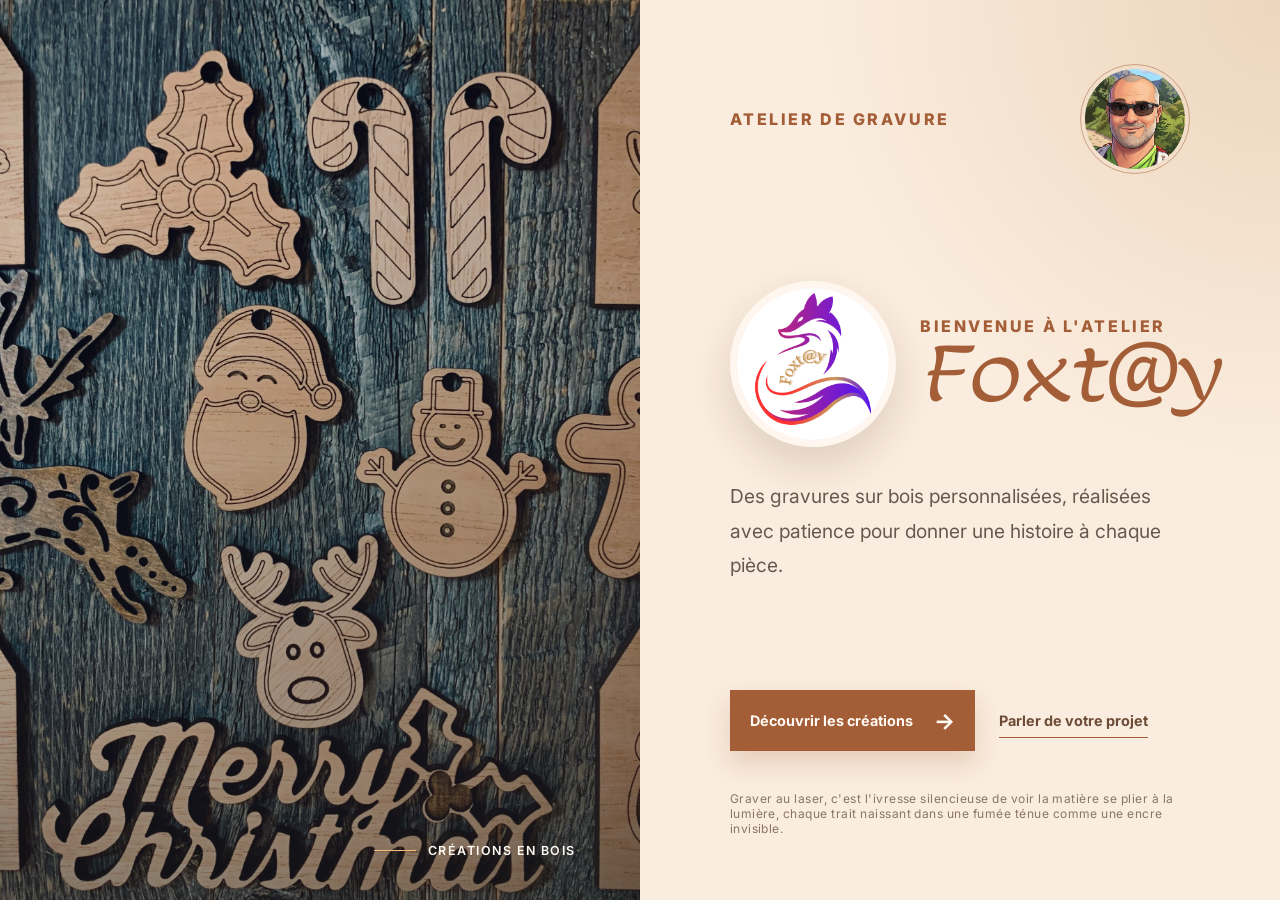
<file: index.html>
<!DOCTYPE html>
<html lang="fr">

<head>
    <meta charset="UTF-8">
    <meta name="viewport" content="width=device-width, initial-scale=1.0">
    <title>Foxt@y | Gravures sur bois</title>
    <link rel="stylesheet" href="style.css">
    <link rel="preconnect" href="https://fonts.googleapis.com">
    <link rel="preconnect" href="https://fonts.gstatic.com" crossorigin>
    <link
        href="https://fonts.googleapis.com/css2?family=Inter:ital,opsz,wght@0,14..32,100..900;1,14..32,100..900&family=Lumanosimo&family=Roboto+Slab:wght@100..900&display=swap"
        rel="stylesheet">
</head>

<body>
    <main class="containerPage">
        <div class="containerPhoto">
            <div class="photoOverlay"></div>
            <div class="imageCaption">
                <span class="captionLine"></span>
                <span>Créations en bois </span>
            </div>
        </div>
        <div class="containerText">
            <header class="homeHeader">
                <span class="homeEyebrow">Atelier de gravure</span>
                <span class="homeMark" aria-hidden="true"><img src="./ressources/moiAnime.jpg" alt="Fabrice en dessin"></span>
            </header>
            <div class="containerPresentation">
                <div class="containerPhoto_logo">
                    <img src="./ressources/Foxt@y.png" alt="Portrait de Fabrice, créateur de Foxt@y" class="photoLogo">
                    <div>
                        <p class="welcomeLabel">Bienvenue à l'atelier</p>
                        <h1>Foxt@y</h1>
                    </div>
                </div>
                <p class="homeDescription">Des gravures sur bois personnalisées, réalisées avec patience pour donner une histoire à chaque pièce.</p>
            </div>
            <div class="containerNav">
                <a class="primaryAction" href="./page1.html"><span>Découvrir les créations</span><span aria-hidden="true">&rarr;</span></a>
                <a class="secondaryAction" href="contact.html">Parler de votre projet</a>
            </div>
            <p class="homeFooter">Graver au laser, c'est l'ivresse silencieuse de voir la matière se plier à la lumière, chaque trait naissant dans une fumée ténue comme une encre invisible.</p>
        </div>
    </main>
</body>

</html>
</file>
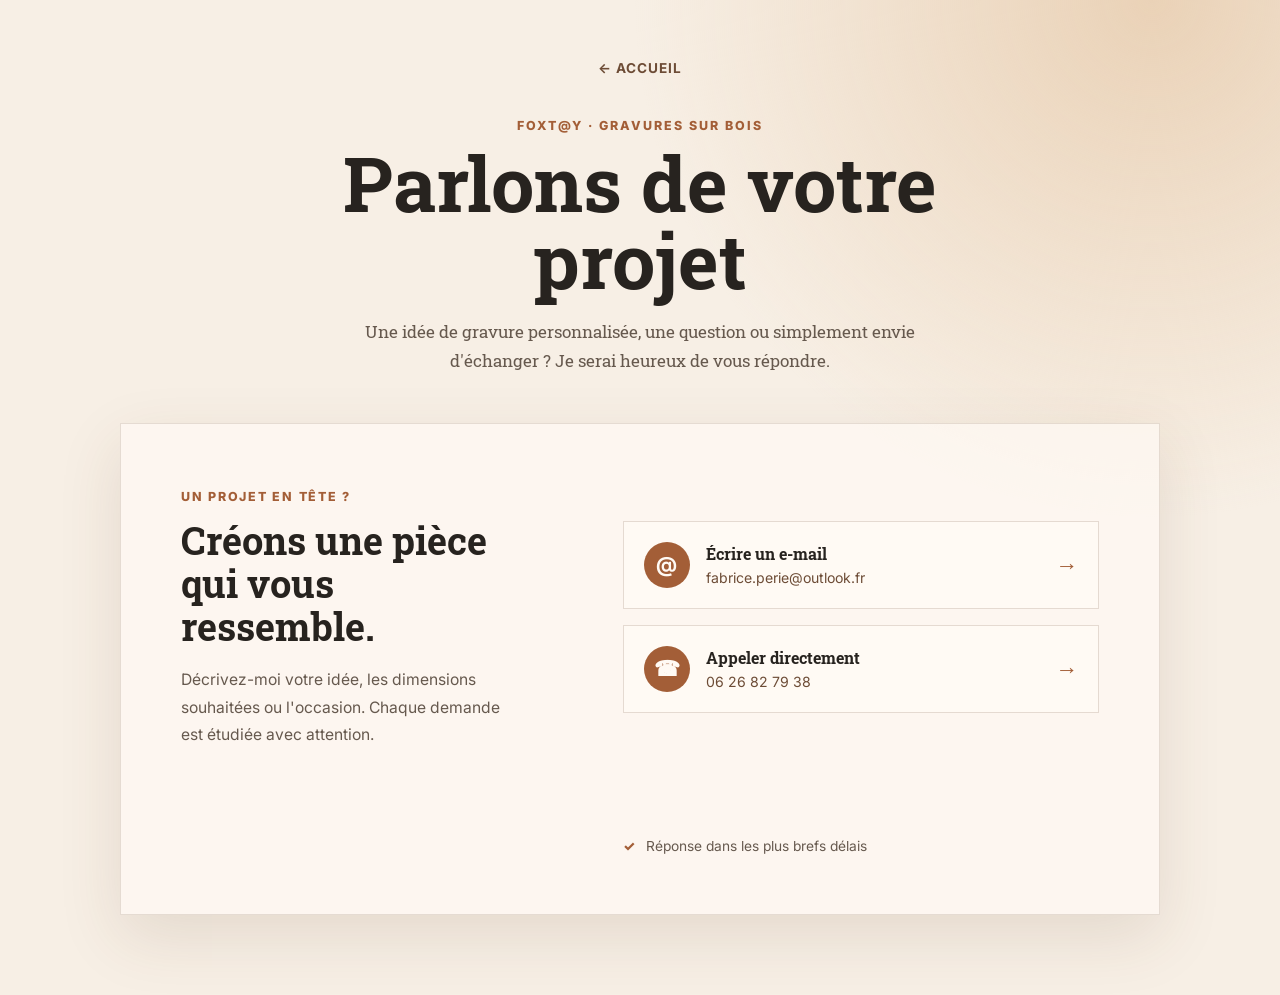
<file: contact.html>
<!DOCTYPE html>
<html lang="fr">
<head>
    <meta charset="UTF-8">
    <meta name="viewport" content="width=device-width, initial-scale=1.0">
    <title>Contact | Foxt@y</title>
    <link rel="stylesheet" href="style.css">
    <link rel="preconnect" href="https://fonts.googleapis.com">
    <link rel="preconnect" href="https://fonts.gstatic.com" crossorigin>
    <link href="https://fonts.googleapis.com/css2?family=Inter:wght@400;500;600;700;800&family=Roboto+Slab:wght@400;500;600;700&display=swap" rel="stylesheet">
</head>
<body>
    <main class="contactPage">
         <header class="galleryHeader">
            <a class="backLink" href="index.html">&larr; Accueil</a>
            <p class="eyebrow">Foxt@y · Gravures sur bois</p>
            <h1>Parlons de votre projet</h1>
            <p class="galleryIntro">Une idée de gravure personnalisée, une question ou simplement envie d'échanger ? Je serai heureux de vous répondre.</p>
        </header>
        <section class="containerContact" aria-label="Coordonnées de contact">
            <div class="contactLead">
                <span class="contactKicker">Un projet en tête ?</span>
                <h2>Créons une pièce qui vous ressemble.</h2>
                <p>Décrivez-moi votre idée, les dimensions souhaitées ou l'occasion. Chaque demande est étudiée avec attention.</p>
            </div>
            <div class="contactDetails">
                <a class="contactCard" href="mailto:fabrice.perie@outlook.fr">
                    <span class="contactIcon" aria-hidden="true">@</span>
                    <span>
                        <strong>Écrire un e-mail</strong>
                        <small>fabrice.perie@outlook.fr</small>
                    </span>
                    <span class="contactArrow" aria-hidden="true">&rarr;</span>
                </a>
                <a class="contactCard" href="tel:+33612345678">
                    <span class="contactIcon" aria-hidden="true">&#9742;</span>
                    <span>
                        <strong>Appeler directement</strong>
                        <small>06 26 82 79 38</small>
                    </span>
                    <span class="contactArrow" aria-hidden="true">&rarr;</span>
                </a>
            </div>
            <p class="contactNote"><span aria-hidden="true">&#10003;</span> Réponse dans les plus brefs délais</p>
        </section>

    </main>
</body>
</html>
</file>
<file: style.css>
*, ::after, ::before {
  box-sizing: border-box;
  margin: 0;
  padding: 0;
}

body {
    font-family: "Roboto Slab", serif;
    color: #27231f;
    background: #f7efe5;
}

.containerPage {
    min-height: 100vh;
    display: flex;
    flex-direction: row;
    background: #f7efe5;
}
.containerPhoto{
    width: 50%;
    min-height: 100vh;
    position: relative;
    background-image: url(./ressources/fontPage.jpg);
    background-position: center;
    background-size: cover;
    overflow: hidden;
}
.photoOverlay {
    position: absolute;
    inset: 0;
    background: linear-gradient(150deg, rgba(39, 35, 31, 0.08), rgba(39, 35, 31, 0.56));
}
.imageCaption {
    position: absolute;
    right: clamp(24px, 5vw, 72px);
    bottom: 42px;
    display: flex;
    align-items: center;
    gap: 12px;
    color: #fffaf4;
    font-family: "Inter", sans-serif;
    font-size: 0.78rem;
    font-weight: 600;
    letter-spacing: 0.12em;
    text-transform: uppercase;
}
.captionLine {
    width: 42px;
    height: 1px;
    background: #f7be7c;
}
.containerText{
    width: 50%;
    display: flex;
    flex-direction: column;
    min-height: 100vh;
    padding: clamp(28px, 5vw, 68px) clamp(28px, 7vw, 110px);
    background: radial-gradient(circle at 100% 0%, rgba(234, 210, 183, 0.85), transparent 42%), #faecde;
}
.homeHeader {
    display: flex;
    align-items: center;
    justify-content: space-between;
}
.homeEyebrow,
.welcomeLabel {
    color: #a35e37;
    font-family: "Inter", sans-serif;
    font-size: 1rem;
    font-weight: 800;
    letter-spacing: 0.16em;
    text-transform: uppercase;
}
.homeMark {
    display: grid;
    width: 110px;
    height: 110px;
    place-items: center;
    border: 1px solid rgba(163, 94, 55, 0.5);
    border-radius: 50%;
    color: #a35e37;
    font-family: "Lumanosimo", cursive;
    font-size: 1.4rem;
}
.homeMark img {
    width: 100px;
    height: 100px;
    object-fit: cover;
    border-radius: 50%;
}
.containerPresentation{
    width: 100%;
    display: flex;
    flex: 1;
    justify-content: center;
    flex-direction: column;
    max-width: 590px;
}
.containerPhoto_logo{
    width: 100%;
    display: flex;
    align-items: center;
    gap: 24px;
}
.containerPhoto_logo h1{
    margin-top: 3px;
    color:#a35e37;
    font-family: "Lumanosimo", cursive;
    font-size: clamp(3.2rem, 6vw, 6rem);
    font-weight: 400;
    line-height: 0.95;
}
.photoLogo{
    width: clamp(105px, 13vw, 170px);
    height: clamp(105px, 13vw, 170px);
    border-radius: 50%;
    object-fit: cover;
    border: 7px solid rgba(255, 250, 244, 0.75);
    box-shadow: 0 18px 38px rgba(89, 56, 35, 0.16);
}
.homeDescription {
    max-width: 520px;
    margin-top: 32px;
    color: #66594e;
    font-family: "Inter", sans-serif;
    font-size: clamp(1rem, 1.5vw, 1.2rem);
    line-height: 1.8;
}
.containerNav{
    width: 100%;
    display: flex;
    align-items: center;
    gap: 24px;
}
.containerNav a {
    text-decoration: none;
    font-family: "Inter", sans-serif;
    font-size: 0.9rem;
    font-weight: 700;
}
.primaryAction {
    display: flex;
    align-items: center;
    justify-content: space-between;
    min-width: 245px;
    padding: 17px 20px;
    color: #fffaf4;
    background: #a35e37;
    box-shadow: 0 12px 24px rgba(163, 94, 55, 0.22);
    transition: background 200ms ease, transform 200ms ease;
}
.primaryAction:hover,
.primaryAction:focus-visible {
    background: #7f452a;
    transform: translateY(-3px);
}
.primaryAction span:last-child {
    font-size: 1.4rem;
}
.secondaryAction {
    padding: 8px 0;
    border-bottom: 1px solid #a35e37;
    color: #6d4c36;
}
.secondaryAction:hover,
.secondaryAction:focus-visible {
    color: #a35e37;
}
.homeFooter {
    margin-top: 40px;
    color: #8a7666;
    font-family: "Inter", sans-serif;
    font-size: 0.75rem;
    letter-spacing: 0.04em;
}

.galleryPage {
    min-height: 100vh;
    padding: 56px clamp(24px, 7vw, 110px) 80px;
    background: radial-gradient(circle at 90% 0%, #ead2b7 0, transparent 34%), #f7efe5;
}

.galleryHeader {
    max-width: 760px;
    margin: 0 auto 52px;
    text-align: center;
}

.backLink {
    display: inline-block;
    margin-bottom: 42px;
    color: #6d4c36;
    font-family: "Inter", sans-serif;
    font-size: 0.85rem;
    font-weight: 700;
    letter-spacing: 0.08em;
    text-decoration: none;
    text-transform: uppercase;
}

.eyebrow {
    color: #a35e37;
    font-family: "Inter", sans-serif;
    font-size: 0.78rem;
    font-weight: 800;
    letter-spacing: 0.16em;
    text-transform: uppercase;
}

.galleryHeader h1 {
    margin: 12px 0 18px;
    font-size: clamp(2.5rem, 6vw, 5rem);
    line-height: 1;
}

.galleryIntro {
    max-width: 600px;
    margin: auto;
    color: #66594e;
    font-size: 1.08rem;
    line-height: 1.7;
}

.containerGalerie {
    display: grid;
    grid-template-columns: repeat(auto-fit, minmax(250px, 1fr));
    gap: 34px;
    max-width: 1240px;
    margin: auto;
}

.photoCard {
    overflow: hidden;
    background: #fffaf4;
    box-shadow: 0 18px 45px rgba(89, 56, 35, 0.12);
    transition: transform 220ms ease, box-shadow 220ms ease;
}

.photoCard:hover {
    transform: translateY(-7px);
    box-shadow: 0 24px 55px rgba(89, 56, 35, 0.2);
}

.photoFrame {
    position: relative;
    aspect-ratio: 4 / 3;
    overflow: hidden;
    background: #d8c0a5;
}

.photoFrame img {
    width: 100%;
    height: 100%;
    object-fit: cover;
    transition: transform 500ms ease;
}

.photoFrame {
    cursor: zoom-in;
}

.photoFrame:focus-visible {
    outline: 4px solid #a35e37;
    outline-offset: -4px;
}

.photoCard:hover .photoFrame img {
    transform: scale(1.05);
}

.photoNumber {
    position: absolute;
    top: 14px;
    right: 14px;
    padding: 7px 10px;
    color: #fffaf4;
    background: rgba(39, 35, 31, 0.72);
    font-family: "Inter", sans-serif;
    font-size: 0.75rem;
    font-weight: 700;
}

.photoInfo {
    padding: 24px 24px 28px;
}

.photoInfo h2 {
    margin-bottom: 12px;
    font-size: 1.35rem;
}

.photoInfo p {
    color: #66594e;
    font-family: "Inter", sans-serif;
    font-size: 0.95rem;
    line-height: 1.65;
}

.modalOpen {
    overflow: hidden;
}

.photoModal {
    position: fixed;
    z-index: 10;
    inset: 0;
    display: grid;
    place-items: center;
    padding: 30px;
    background: rgba(26, 21, 17, 0.88);
}

.photoModal[hidden] {
    display: none;
}

.modalContent {
    max-width: min(1000px, 92vw);
    max-height: 90vh;
    text-align: center;
}

.modalImage {
    display: block;
    max-width: 100%;
    max-height: 78vh;
    object-fit: contain;
    box-shadow: 0 18px 60px rgba(0, 0, 0, 0.35);
}

.modalContent h2 {
    margin-top: 18px;
    color: #fffaf4;
    font-size: 1.35rem;
}

.modalClose {
    position: absolute;
    top: 20px;
    right: 25px;
    width: 42px;
    height: 42px;
    border: 1px solid rgba(255, 250, 244, 0.6);
    border-radius: 50%;
    color: #fffaf4;
    background: transparent;
    cursor: pointer;
    font-size: 2rem;
    line-height: 1;
}

.modalClose:hover,
.modalClose:focus-visible {
    background: rgba(255, 250, 244, 0.18);
}

.contactPage {
    width: 100%;
    min-height: 100vh;
    padding: 56px clamp(24px, 7vw, 110px) 80px;
    background: radial-gradient(circle at 90% 0%, #ead2b7 0, transparent 34%), #f7efe5;
}

.contactPage .galleryHeader {
    margin-bottom: 48px;
}

.containerContact {
    display: grid;
    grid-template-columns: minmax(260px, 0.85fr) minmax(320px, 1.15fr);
    gap: clamp(32px, 7vw, 100px);
    align-items: center;
    max-width: 1040px;
    margin: 0 auto;
    padding: clamp(28px, 5vw, 60px);
    border: 1px solid rgba(109, 76, 54, 0.16);
    background: rgba(255, 250, 244, 0.72);
    box-shadow: 0 22px 60px rgba(89, 56, 35, 0.12);
}

.contactLead {
    padding-right: 12px;
}

.contactKicker {
    color: #a35e37;
    font-family: "Inter", sans-serif;
    font-size: 0.78rem;
    font-weight: 800;
    letter-spacing: 0.14em;
    text-transform: uppercase;
}

.contactLead h2 {
    margin: 14px 0 18px;
    font-size: clamp(1.8rem, 3vw, 2.7rem);
    line-height: 1.12;
}

.contactLead p {
    color: #66594e;
    font-family: "Inter", sans-serif;
    font-size: 0.98rem;
    line-height: 1.75;
}

.contactDetails {
    display: grid;
    gap: 16px;
}

.contactCard {
    display: grid;
    grid-template-columns: 46px 1fr auto;
    gap: 16px;
    align-items: center;
    padding: 20px;
    border: 1px solid rgba(109, 76, 54, 0.18);
    color: #27231f;
    background: #fffaf4;
    text-decoration: none;
    transition: transform 200ms ease, border-color 200ms ease, box-shadow 200ms ease;
}

.contactCard:hover,
.contactCard:focus-visible {
    border-color: #a35e37;
    box-shadow: 0 10px 24px rgba(89, 56, 35, 0.12);
    transform: translateX(5px);
}

.contactIcon {
    display: grid;
    width: 46px;
    height: 46px;
    place-items: center;
    border-radius: 50%;
    color: #fffaf4;
    background: #a35e37;
    font-family: "Inter", sans-serif;
    font-size: 1.3rem;
    font-weight: 700;
}

.contactCard strong,
.contactCard small {
    display: block;
}

.contactCard strong {
    margin-bottom: 5px;
    font-size: 1rem;
}

.contactCard small {
    color: #6d4c36;
    font-family: "Inter", sans-serif;
    font-size: 0.88rem;
}

.contactArrow {
    color: #a35e37;
    font-size: 1.4rem;
}

.contactNote {
    grid-column: 2;
    color: #66594e;
    font-family: "Inter", sans-serif;
    font-size: 0.86rem;
}

.contactNote span {
    display: inline-block;
    margin-right: 7px;
    color: #a35e37;
    font-weight: 800;
}


@media (max-width: 600px) {
    .containerPage {
        display: block;
    }

    .containerPhoto {
        width: 100%;
        min-height: 38vh;
        height: 38vh;
    }

    .imageCaption {
        right: 20px;
        bottom: 22px;
        font-size: 0.65rem;
    }

    .containerText {
        width: 100%;
        min-height: 62vh;
        padding: 28px 22px 34px;
    }

    .containerPresentation {
        padding: 46px 0 38px;
    }

    .containerPhoto_logo {
        gap: 16px;
    }

    .containerPhoto_logo h1 {
        font-size: clamp(2.8rem, 15vw, 4.4rem);
    }

    .photoLogo {
        width: 92px;
        height: 92px;
        border-width: 4px;
    }

    .homeDescription {
        margin-top: 24px;
        font-size: 0.95rem;
        line-height: 1.65;
    }

    .containerNav {
        align-items: flex-start;
        flex-wrap: wrap;
        gap: 18px;
    }

    .primaryAction {
        width: 100%;
    }

    .homeFooter {
        margin-top: 30px;
        line-height: 1.5;
    }

    .galleryPage {
        padding: 30px 18px 56px;
    }

    .backLink {
        margin-bottom: 32px;
    }

    .galleryHeader {
        margin-bottom: 36px;
    }

    .galleryIntro {
        font-size: 0.98rem;
    }

    .contactPage {
        padding: 30px 18px 56px;
    }

    .contactPage .galleryHeader {
        margin-bottom: 36px;
    }

    .containerContact {
        grid-template-columns: 1fr;
        gap: 30px;
        padding: 28px 20px;
    }

    .contactNote {
        grid-column: auto;
    }

    .contactCard {
        grid-template-columns: 40px 1fr auto;
        gap: 12px;
        padding: 16px;
    }

    .contactIcon {
        width: 40px;
        height: 40px;
    }
}
</file>
